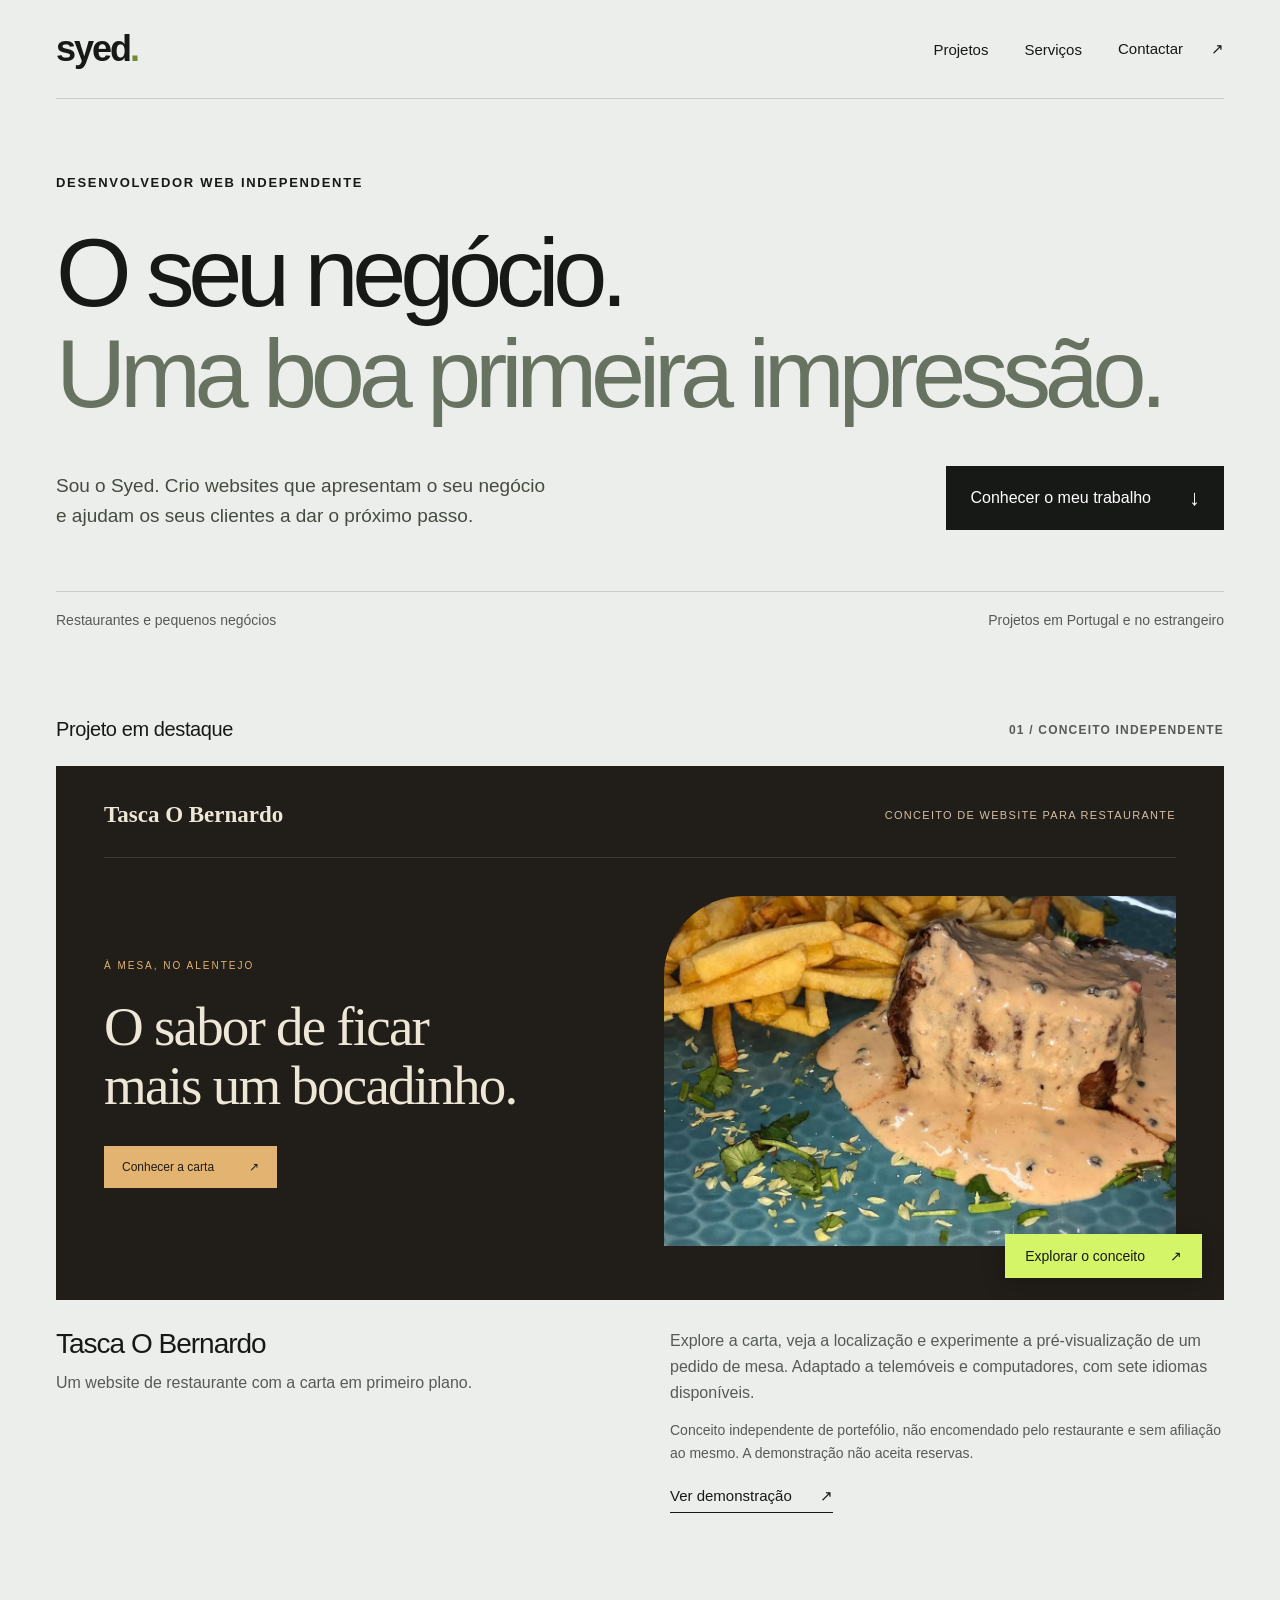
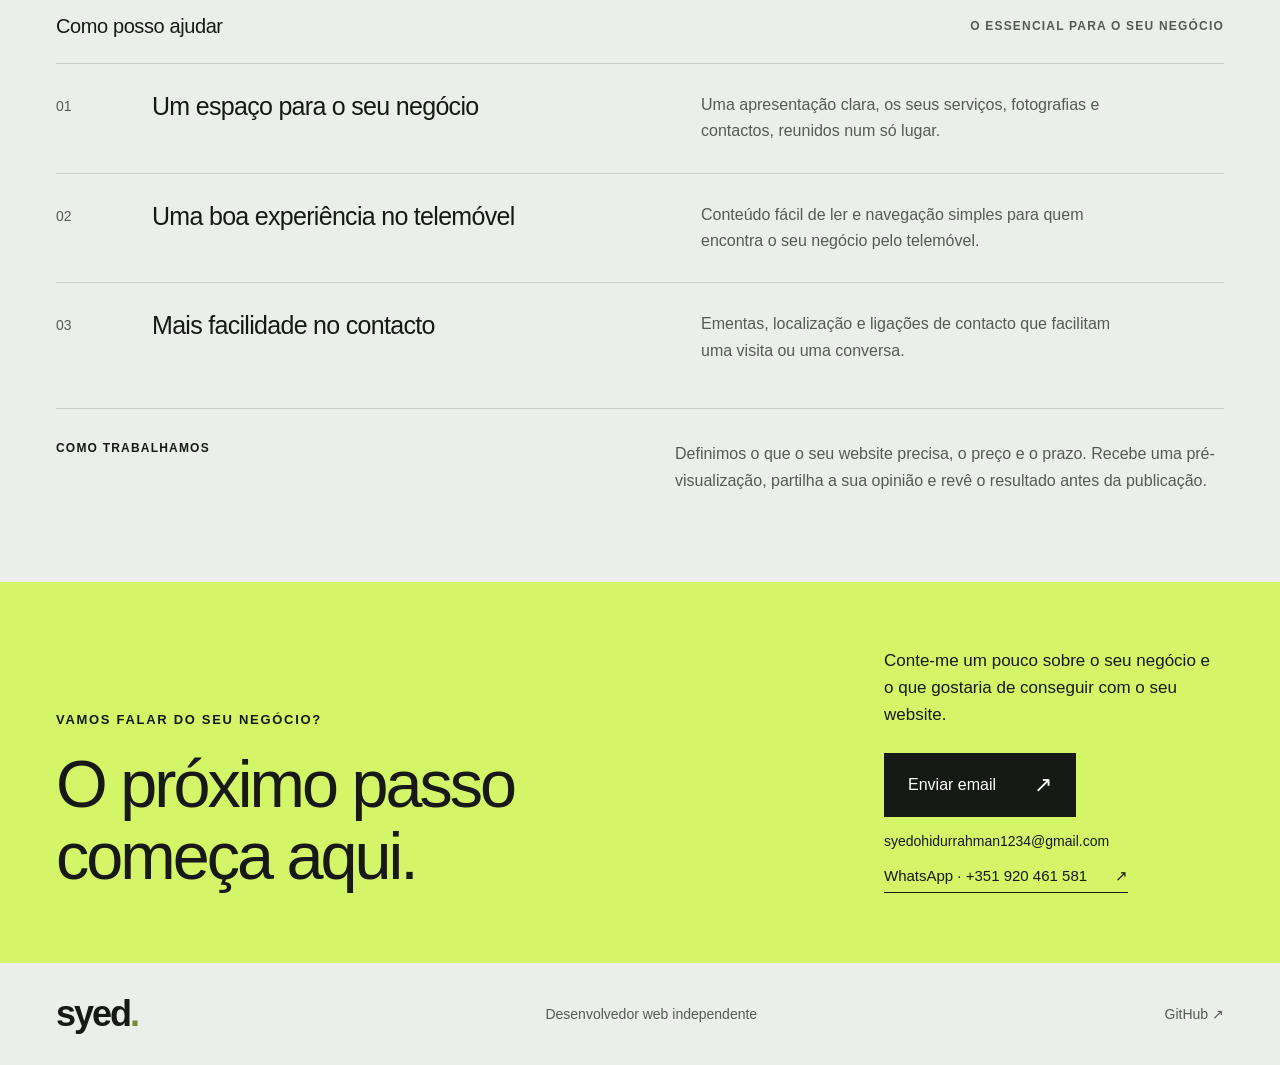
<file: index.html>
<!doctype html>
<html lang="pt-PT">
<head>
  <meta charset="utf-8"><meta name="viewport" content="width=device-width,initial-scale=1">
  <title>Syed — Websites para pequenos negócios</title>
  <meta name="description" content="Sou o Syed. Crio websites claros e adaptados ao telemóvel para restaurantes e pequenos negócios. Conheça o meu trabalho e fale comigo.">
  <meta name="theme-color" content="#eceeeb">
  <link rel="icon" type="image/svg+xml" href="data:image/svg+xml,%3Csvg xmlns='http://www.w3.org/2000/svg' viewBox='0 0 32 32'%3E%3Crect width='32' height='32' rx='7' fill='%23171917'/%3E%3Ctext x='9' y='24' font-family='Arial' font-size='24' font-weight='bold' fill='%23d4f568'%3Es%3C/text%3E%3C/svg%3E">
  <link rel="stylesheet" href="style.css">
</head>
<body>
  <a class="skip" href="#main">Saltar para o conteúdo</a>
  <header class="header wrap">
    <a class="wordmark" href="#" aria-label="Syed — início">syed<span>.</span></a>
    <nav aria-label="Navegação principal"><a href="#work">Projetos</a><a href="#services">Serviços</a><a class="contact-link" href="#contact">Contactar <span aria-hidden="true">↗</span></a></nav>
  </header>
  <main id="main">
    <section class="hero wrap" aria-labelledby="intro-title">
      <p class="eyebrow">DESENVOLVEDOR WEB INDEPENDENTE</p>
      <h1 id="intro-title">O seu negócio.<br><span>Uma boa primeira<br class="mobile-break"> impressão.</span></h1>
      <div class="hero-bottom"><p>Sou o Syed. Crio websites que apresentam o seu negócio e ajudam os seus clientes a dar o próximo passo.</p><a class="button" href="#work">Conhecer o meu trabalho <span aria-hidden="true">↓</span></a></div>
      <div class="hero-meta"><span>Restaurantes e pequenos negócios</span><span>Projetos em Portugal e no estrangeiro</span></div>
    </section>
    <section class="work wrap" id="work" aria-labelledby="work-title">
      <div class="section-label"><h2 id="work-title">Projeto em destaque</h2><span>01 / CONCEITO INDEPENDENTE</span></div>
      <a class="project-visual" href="work/tasca/" aria-label="Explorar a demonstração independente da Tasca O Bernardo">
        <div class="preview-top"><span>Tasca O Bernardo</span><span>CONCEITO DE WEBSITE PARA RESTAURANTE</span></div>
        <div class="preview-content"><div><span class="preview-kicker">À MESA, NO ALENTEJO</span><p>O sabor de ficar<br>mais um bocadinho.</p><span class="preview-button">Conhecer a carta <span aria-hidden="true">↗</span></span></div><img src="work/tasca/assets/images/1778665262827.publer.com.jpg" alt="Prato de carne com molho e batatas fritas, apresentado no conceito da Tasca" width="1080" height="1080" fetchpriority="high"></div>
        <div class="project-overlay"><span>Explorar o conceito</span><span aria-hidden="true">↗</span></div>
      </a>
      <div class="project-details"><div><h3>Tasca O Bernardo</h3><p>Um website de restaurante com a carta em primeiro plano.</p></div><div class="project-description"><p>Explore a carta, veja a localização e experimente a pré-visualização de um pedido de mesa. Adaptado a telemóveis e computadores, com sete idiomas disponíveis.</p><p class="project-disclosure">Conceito independente de portefólio, não encomendado pelo restaurante e sem afiliação ao mesmo. A demonstração não aceita reservas.</p><a class="text-link" href="work/tasca/">Ver demonstração <span aria-hidden="true">↗</span></a></div></div>
    </section>
    <section class="services wrap" id="services" aria-labelledby="services-title">
      <div class="section-label"><h2 id="services-title">Como posso ajudar</h2><span>O ESSENCIAL PARA O SEU NEGÓCIO</span></div>
      <div class="service-row"><span class="number">01</span><h3>Um espaço para o seu negócio</h3><p>Uma apresentação clara, os seus serviços, fotografias e contactos, reunidos num só lugar.</p></div>
      <div class="service-row"><span class="number">02</span><h3>Uma boa experiência no telemóvel</h3><p>Conteúdo fácil de ler e navegação simples para quem encontra o seu negócio pelo telemóvel.</p></div>
      <div class="service-row"><span class="number">03</span><h3>Mais facilidade no contacto</h3><p>Ementas, localização e ligações de contacto que facilitam uma visita ou uma conversa.</p></div>
      <div class="working-note"><span>COMO TRABALHAMOS</span><p>Definimos o que o seu website precisa, o preço e o prazo. Recebe uma pré-visualização, partilha a sua opinião e revê o resultado antes da publicação.</p></div>
    </section>
    <section class="contact" id="contact" aria-labelledby="contact-title"><div class="wrap contact-inner"><div><p class="eyebrow">VAMOS FALAR DO SEU NEGÓCIO?</p><h2 id="contact-title">O próximo passo<br>começa aqui.</h2></div><div class="contact-aside"><p>Conte-me um pouco sobre o seu negócio e o que gostaria de conseguir com o seu website.</p><a class="button" href="mailto:syedohidurrahman1234@gmail.com">Enviar email <span aria-hidden="true">↗</span></a><a class="contact-email" href="mailto:syedohidurrahman1234@gmail.com">syedohidurrahman1234@gmail.com</a><a class="text-link" href="https://wa.me/351920461581" target="_blank" rel="noopener noreferrer">WhatsApp · +351 920 461 581 <span aria-hidden="true">↗</span></a></div></div></section>
  </main>
  <footer class="footer wrap"><a class="wordmark" href="#" aria-label="Voltar ao início">syed<span>.</span></a><p>Desenvolvedor web independente</p><a href="https://github.com/syedOhi" target="_blank" rel="noopener noreferrer">GitHub <span aria-hidden="true">↗</span></a></footer>
</body>
</html>
</file>
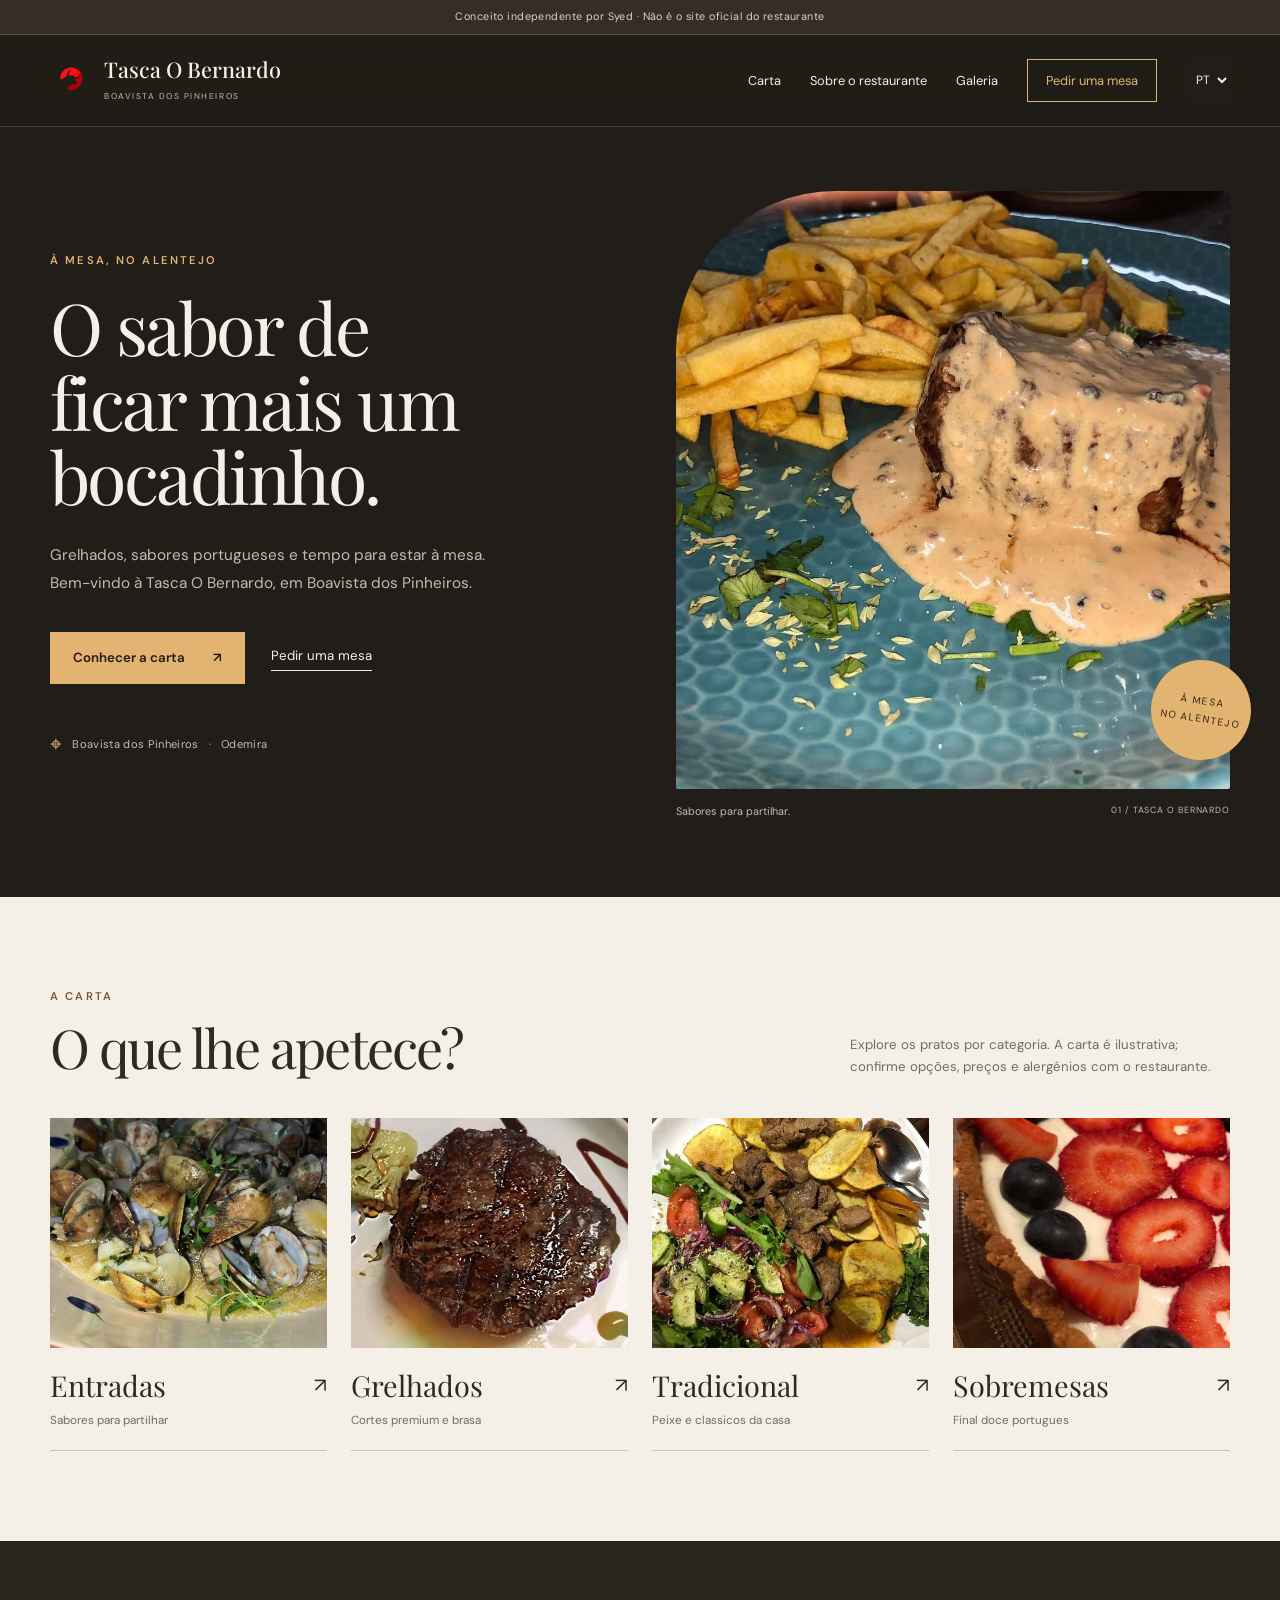
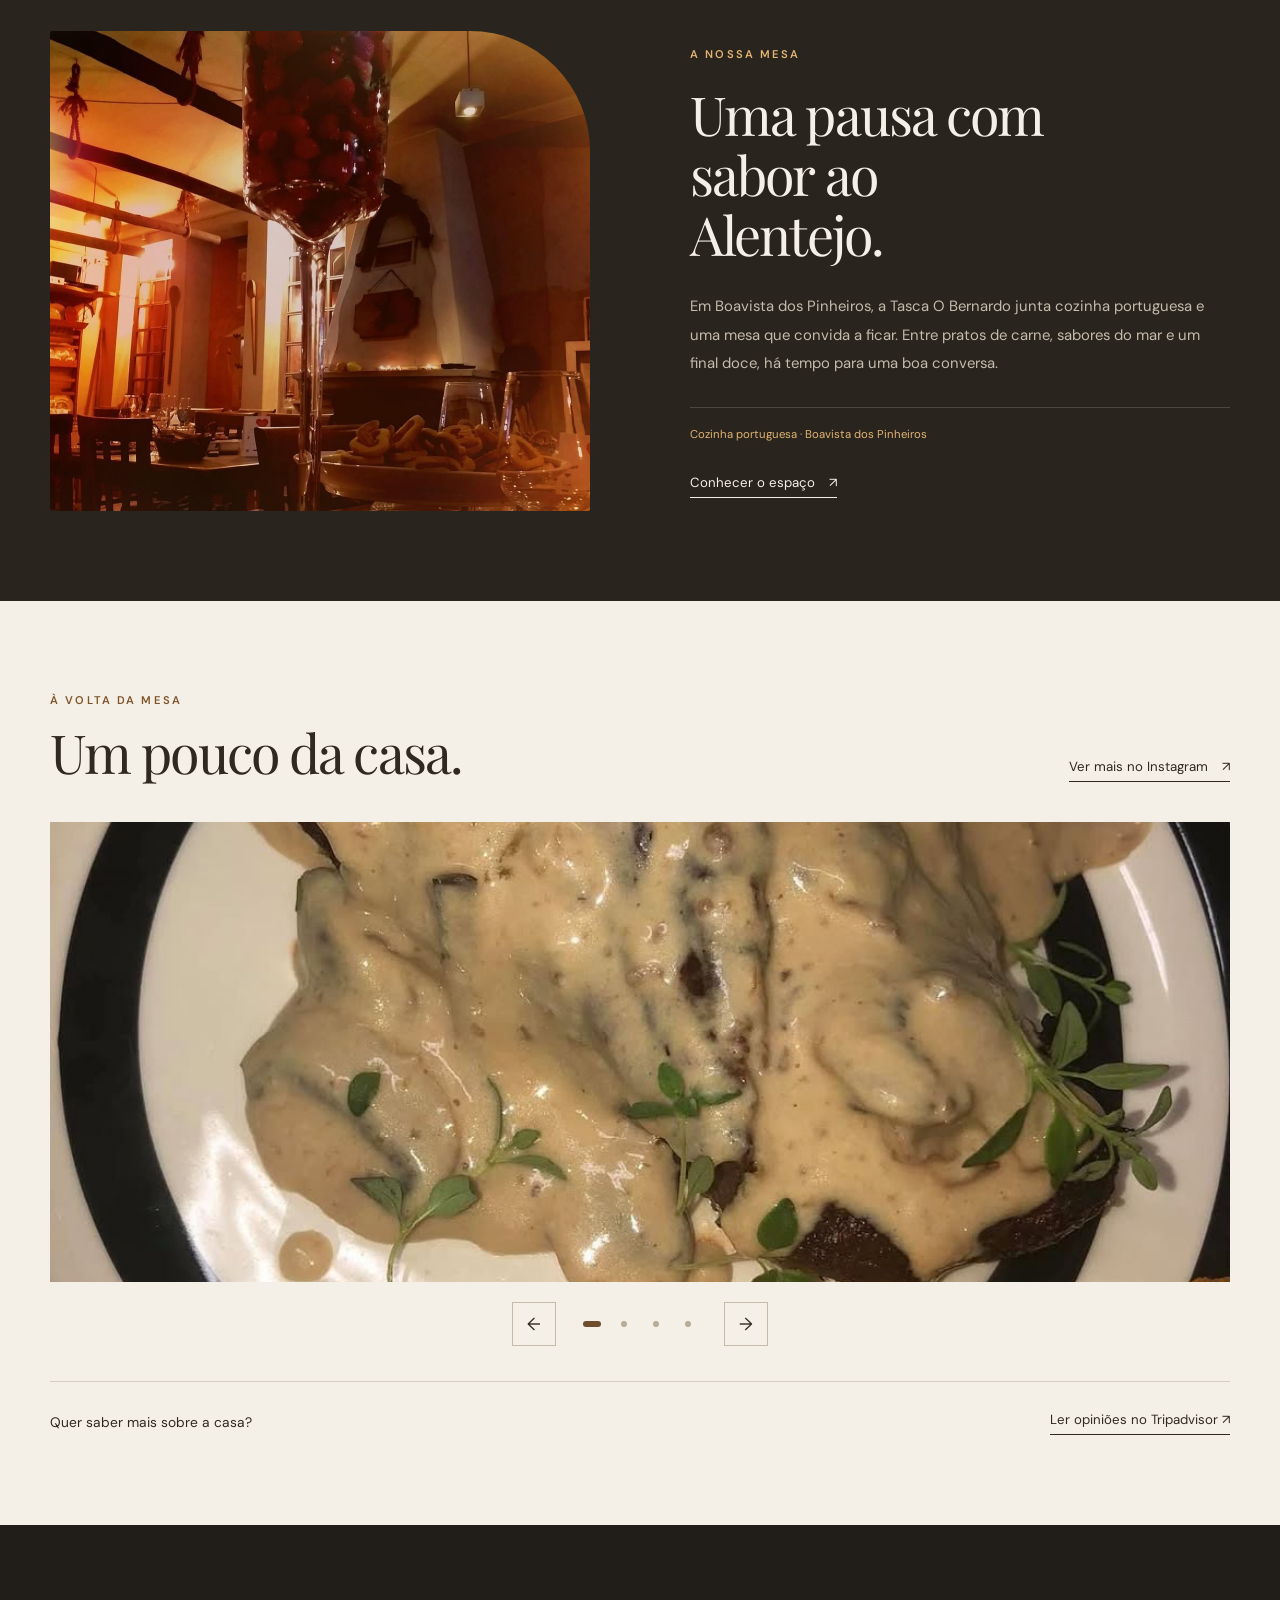
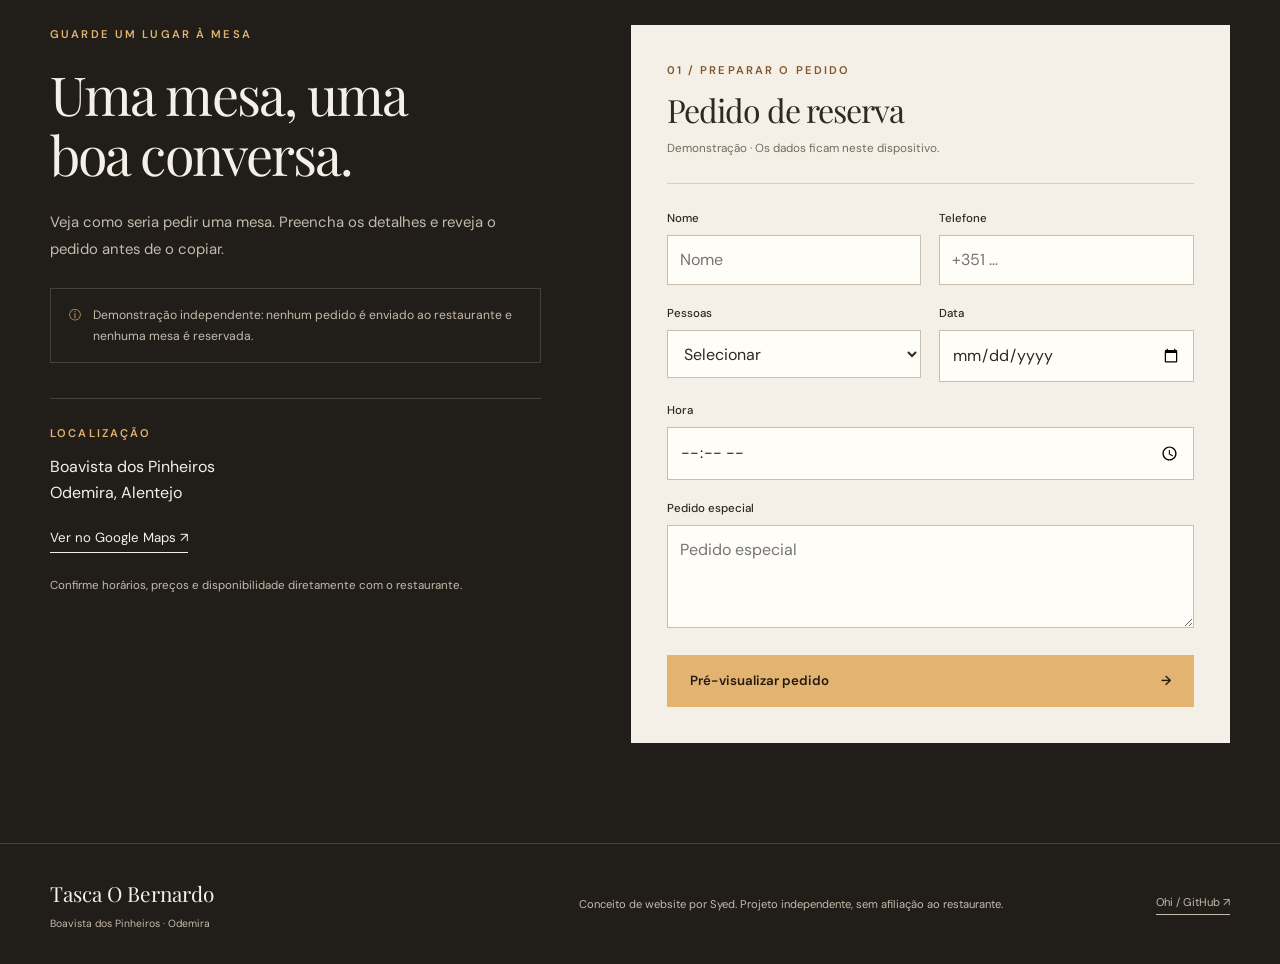
<file: work/tasca/index.html>
<!DOCTYPE html>
<html lang="pt-PT">
<head>
    <meta charset="UTF-8">
    <meta name="viewport" content="width=device-width, initial-scale=1.0">
    <title>Tasca O Bernardo — conceito por Syed</title>
    <meta id="meta-description" name="description" content="Conceito de website para a Tasca O Bernardo, em Boavista dos Pinheiros. Projeto independente de portefólio por Syed.">
    <meta name="robots" content="noindex, nofollow">
    <meta name="theme-color" content="#211d18">
    <link rel="icon" href="assets/images/tasca do bernardo logo.png">
    <link rel="preconnect" href="https://fonts.googleapis.com">
    <link rel="preconnect" href="https://fonts.gstatic.com" crossorigin>
    <link href="https://fonts.googleapis.com/css2?family=DM+Sans:wght@400;500;600;700&family=Playfair+Display:wght@400;500;600&display=swap" rel="stylesheet">
    <link rel="stylesheet" href="style.css">
</head>
<body>
    <a href="#main-content" class="skip-link">Saltar para o conteúdo</a>
    <div class="demo-banner"><span data-text="demoBanner">Conceito independente por Syed · Não é o site oficial do restaurante</span></div>
    <div class="site-shell">
        <nav class="navbar" aria-label="Navegação principal">
            <div class="container nav-container">
                <a href="#home" class="brand-mark">
                    <img src="assets/images/tasca do bernardo logo.png" alt="" width="42" height="42">
                    <span><strong>Tasca O Bernardo</strong><small>BOAVISTA DOS PINHEIROS</small></span>
                </a>
                <div class="nav-actions">
                    <label class="language-switcher"><span class="sr-only" data-text="languageLabel">Selecionar idioma</span>
                        <select id="language-select" aria-label="Selecionar idioma">
                            <option value="pt">PT</option><option value="en">EN</option><option value="es">ES</option>
                            <option value="fr">FR</option><option value="de">DE</option><option value="it">IT</option><option value="nl">NL</option>
                        </select>
                    </label>
                    <button class="hamburger" type="button" aria-label="Abrir menu" aria-expanded="false" aria-controls="primary-navigation">
                        <span>Menu</span><span aria-hidden="true">☰</span>
                    </button>
                </div>
                <ul class="nav-links" id="primary-navigation">
                    <li><a href="#menu-experience" data-text="navMenu">A carta</a></li>
                    <li><a href="#about" data-text="navStory">A nossa mesa</a></li>
                    <li><a href="#gallery" data-text="navGallery">Galeria</a></li>
                    <li><a href="#contact" data-text="navBook">Pedir uma mesa</a></li>
                </ul>
            </div>
        </nav>
        <div class="nav-backdrop" aria-hidden="true"></div>
        <main id="main-content">
            <header id="home" class="hero">
                <div class="container hero-grid">
                    <div class="hero-content">
                        <p class="eyebrow" data-text="heroKicker">À MESA, NO ALENTEJO</p>
                        <h1 data-text="heroTitle">O sabor de ficar mais um bocadinho.</h1>
                        <p class="hero-subtitle" data-text="heroSubtitle">Grelhados, sabores portugueses e tempo para estar à mesa. Bem-vindo à Tasca O Bernardo, em Boavista dos Pinheiros.</p>
                        <div class="hero-buttons">
                            <a href="#menu-experience" class="btn btn-primary"><span data-text="heroPrimary">Conhecer a carta</span><span aria-hidden="true">↗</span></a>
                            <a href="#contact" class="text-link" data-text="heroSecondary">Pedir uma mesa</a>
                        </div>
                        <div class="hero-location"><span class="location-mark" aria-hidden="true">⌖</span>Boavista dos Pinheiros <span aria-hidden="true">·</span> Odemira</div>
                    </div>
                    <figure class="hero-photo">
                        <img src="assets/images/1778665262827.publer.com.jpg" alt="Carne com molho e batatas fritas" data-text-alt="heroAlt" width="1080" height="1080" fetchpriority="high">
                        <figcaption><span data-text="photoCaption">Sabores para partilhar.</span><span aria-hidden="true">01 / TASCA O BERNARDO</span></figcaption>
                        <span class="photo-stamp" aria-hidden="true">À MESA<br>NO ALENTEJO</span>
                    </figure>
                </div>
            </header>

            <section id="menu-experience" class="section section-menu">
                <div class="container">
                    <div class="section-head">
                        <div><p class="eyebrow" data-text="menuTag">A CARTA</p><h2 data-text="menuTitle">O que lhe apetece?</h2></div>
                        <p class="section-intro" data-text="menuIntro">Explore os pratos por categoria. A carta apresentada é ilustrativa; confirme opções, preços e alergénios com o restaurante.</p>
                    </div>
                    <div class="menu-buttons">
                        <button class="menu-button" type="button" data-category="entradas"><img src="assets/images/1778665429671.publer.com.jpg" alt="" width="1080" height="1080" loading="lazy"><span>Entradas</span><small data-text="menuButtonStarters">Para começar e partilhar</small><b aria-hidden="true">↗</b></button>
                        <button class="menu-button" type="button" data-category="grelhados"><img src="assets/images/1778665372083.publer.com.jpg" alt="" width="1080" height="1346" loading="lazy"><span>Grelhados</span><small data-text="menuButtonGrilled">Da grelha para a mesa</small><b aria-hidden="true">↗</b></button>
                        <button class="menu-button" type="button" data-category="tradicional"><img src="assets/images/1778665391023.publer.com.jpg" alt="" width="899" height="1123" loading="lazy"><span>Tradicional</span><small data-text="menuButtonTraditional">Sabores portugueses</small><b aria-hidden="true">↗</b></button>
                        <button class="menu-button" type="button" data-category="sobremesas"><img src="assets/images/1778665323374.publer.com.jpg" alt="" width="1080" height="1080" loading="lazy"><span>Sobremesas</span><small data-text="menuButtonDesserts">Ainda há lugar para um doce</small><b aria-hidden="true">↗</b></button>
                    </div>
                    <noscript><p class="menu-note">Ative o JavaScript para explorar a carta e a demonstração de reserva. / Enable JavaScript to explore the menu and reservation demo.</p></noscript>
                </div>
            </section>

            <section id="about" class="section section-story">
                <div class="container story-grid">
                    <figure class="story-visual"><img src="assets/images/1778665510989.publer.com.jpg" alt="Sala do restaurante com uma mesa posta" data-text-alt="storyAlt" width="1080" height="1080" loading="lazy"></figure>
                    <div class="story-copy">
                        <p class="eyebrow" data-text="storyTag">A NOSSA MESA</p>
                        <h2 data-text="storyTitle">Uma pausa com sabor ao Alentejo.</h2>
                        <p data-text="storyBody">Em Boavista dos Pinheiros, a Tasca O Bernardo junta cozinha portuguesa e uma mesa que convida a ficar. Entre pratos de carne, sabores do mar e um final doce, há tempo para uma boa conversa.</p>
                        <div class="story-details"><span data-text="storyDetail">Cozinha portuguesa · Boavista dos Pinheiros</span></div>
                        <a href="#gallery" class="text-link"><span data-text="storyLink">Conhecer o espaço</span><span aria-hidden="true">↗</span></a>
                    </div>
                </div>
            </section>

            <section id="gallery" class="section section-gallery">
                <div class="container">
                    <div class="section-head">
                        <div><p class="eyebrow" data-text="galleryTag">À VOLTA DA MESA</p><h2 data-text="galleryTitle">Um pouco da casa.</h2></div>
                        <a href="https://www.instagram.com/tascadobernardo/" class="text-link" target="_blank" rel="noreferrer"><span data-text="galleryLink">Ver no Instagram</span><span aria-hidden="true">↗</span></a>
                    </div>
                    <div class="gallery-slider" id="gallery-slider" aria-label="Galeria de fotos" tabindex="0">
                        <div class="gallery-track">
                            <figure class="gallery-slide is-active"><img src="assets/images/1778665371092.publer.com.jpg" alt="Carne com molho" width="1080" height="1080" loading="lazy"></figure>
                            <figure class="gallery-slide"><img src="assets/images/1778665429671.publer.com.jpg" alt="Amêijoas" width="1080" height="1080" loading="lazy"></figure>
                            <figure class="gallery-slide"><img src="assets/images/1778665323374.publer.com.jpg" alt="Sobremesa de frutos vermelhos" width="1080" height="1080" loading="lazy"></figure>
                            <figure class="gallery-slide"><img src="assets/images/1778665510989.publer.com.jpg" alt="Sala do restaurante" width="1080" height="1080" loading="lazy"></figure>
                        </div>
                        <div class="gallery-controls">
                            <button type="button" class="gallery-control" data-direction="prev" aria-label="Fotografia anterior">←</button>
                            <div class="gallery-dots" id="gallery-dots" aria-label="Selecionar fotografia"></div>
                            <button type="button" class="gallery-control" data-direction="next" aria-label="Fotografia seguinte">→</button>
                        </div>
                    </div>
                    <div class="gallery-review-link" id="reviews"><p data-text="reviewsPrompt">Quer saber mais sobre a casa?</p><a href="https://www.tripadvisor.com/Restaurant_Review-g1190866-d4697291-Reviews-Tasca_O_Bernardo-Odemira_Beja_District_Alentejo.html" target="_blank" rel="noreferrer" class="text-link" data-text="reviewsPrimaryButton">Ler opiniões no Tripadvisor ↗</a></div>
                </div>
            </section>

            <section id="contact" class="section section-contact">
                <div class="container contact-grid">
                    <div class="contact-panel">
                        <p class="eyebrow" data-text="contactTag">GUARDE UM LUGAR À MESA</p>
                        <h2 data-text="contactTitle">Uma mesa, uma boa conversa.</h2>
                        <p class="contact-intro" data-text="contactIntro">Veja como seria pedir uma mesa. Preencha os detalhes e reveja o pedido antes de o copiar.</p>
                        <div class="demo-note"><span aria-hidden="true">ⓘ</span><p data-text="demoNotice">Esta é uma demonstração independente. Nenhum pedido é enviado ao restaurante e nenhuma mesa é reservada.</p></div>
                        <div class="contact-details"><span class="eyebrow" data-text="locationLabel">LOCALIZAÇÃO</span><p>Boavista dos Pinheiros<br>Odemira, Alentejo</p><a class="text-link" target="_blank" rel="noreferrer" href="https://www.google.com/maps/search/?api=1&query=Tasca+O+Bernardo+Boavista+dos+Pinheiros" data-text="mapLink">Ver localização no Google Maps ↗</a></div>
                        <p class="small-note" data-text="businessNote">Horários, preços e disponibilidade devem ser confirmados diretamente com o restaurante.</p>
                    </div>
                    <div class="reservation-panel">
                        <form id="reservation-form" novalidate>
                            <div class="form-head"><span class="eyebrow" data-text="formStep">01 / PREPARAR O PEDIDO</span><h3 data-text="formTitle">Pedido de mesa</h3><p data-text="formSubtitle">Demonstração · Os dados ficam neste dispositivo.</p></div>
                            <div class="form-row">
                                <div class="form-group"><label for="name" data-text="formName">Nome</label><input id="name" name="name" type="text" placeholder="O seu nome" autocomplete="name" maxlength="100" required></div>
                                <div class="form-group"><label for="phone" data-text="formPhone">Telefone</label><input id="phone" name="phone" type="tel" placeholder="+351…" autocomplete="tel" inputmode="tel" maxlength="30" required></div>
                            </div>
                            <div class="form-row">
                                <div class="form-group"><label for="guests" data-text="formGuests">Pessoas</label><select id="guests" name="guests" required><option value="">Selecionar</option><option value="1">1</option><option value="2">2</option><option value="3">3</option><option value="4">4</option><option value="5">5</option><option value="6">6</option><option value="7">7</option><option value="8+">8+</option></select></div>
                                <div class="form-group"><label for="date" data-text="formDate">Data</label><input id="date" name="date" type="date" required></div>
                            </div>
                            <div class="form-group"><label for="time" data-text="formTime">Hora pretendida</label><input id="time" name="time" type="time" required></div>
                            <div class="form-group"><label for="message" data-text="formMessage">Pedido especial (opcional)</label><textarea id="message" name="message" rows="3" maxlength="1000" placeholder="Algo que gostasse de acrescentar?"></textarea></div>
                            <button type="submit" class="btn btn-primary btn-block"><span data-text="formSubmit">Pré-visualizar pedido</span><span aria-hidden="true">→</span></button>
                            <p id="form-message" class="form-message" role="status" aria-live="polite"></p>
                            <div id="reservation-summary" class="reservation-summary" tabindex="-1" hidden></div>
                            <div id="reservation-actions" class="reservation-actions" hidden><button id="reservation-copy" type="button" class="btn btn-secondary" data-text="formCopy">Copiar demonstração</button></div>
                        </form>
                    </div>
                </div>
            </section>
        </main>
        <footer class="footer">
            <div class="container footer-content"><div class="footer-brand"><strong>Tasca O Bernardo</strong><p>Boavista dos Pinheiros · Odemira</p></div><p data-text="footerCredit">Conceito de website por Ohi. Projeto independente, sem afiliação ao restaurante.</p><a href="https://github.com/syedOhi" target="_blank" rel="noreferrer" class="text-link">Ohi / GitHub ↗</a></div>
        </footer>
    </div>
    <div class="menu-modal" id="menu-modal" hidden>
        <div class="menu-modal-backdrop" data-close-modal></div>
        <div class="menu-modal-panel" role="dialog" aria-modal="true" aria-labelledby="menu-modal-title" tabindex="-1">
            <button class="menu-modal-close" type="button" aria-label="Fechar carta" data-close-modal>×</button>
            <div class="menu-modal-media" id="menu-modal-media"></div>
            <div class="menu-modal-body">
                <div class="menu-modal-header"><span class="eyebrow" id="menu-modal-tag">CARTA ILUSTRATIVA</span><h3 id="menu-modal-title">Categoria</h3><p id="menu-modal-description"></p><div id="menu-modal-meta"></div></div>
                <p class="menu-note" data-text="menuNotice">Pratos ilustrativos. Confirme a carta, preços e alergénios com o restaurante.</p>
                <div id="menu-modal-groups"></div>
            </div>
        </div>
    </div>
    <nav class="mobile-action-bar" aria-label="Atalhos"><a href="#menu-experience" data-text="mobileMap">A carta</a><a href="#contact" data-text="mobileReserve">Pedir uma mesa</a></nav>
    <script src="content.js"></script>
    <script src="script.js"></script>
</body>
</html>
</file>
<file: style.css>
:root{font-family:Arial,Helvetica,sans-serif;color:#171917;background:#eceeeb;font-synthesis:none;--ink:#171917;--muted:#555b54;--line:#c9cec6;--accent:#d4f568}
*{box-sizing:border-box}html{scroll-behavior:smooth;scroll-padding-top:24px}body{margin:0}a{color:inherit;text-decoration:none}button,a{-webkit-tap-highlight-color:transparent}a:focus-visible{outline:3px solid #4c6700;outline-offset:6px}p,h1,h2,h3{margin:0}img{display:block;max-width:100%}.wrap{width:min(1280px,calc(100% - 112px));margin-inline:auto}.skip{position:absolute;top:-100px;left:16px;background:var(--ink);color:white;padding:12px;z-index:10}.skip:focus{top:16px}.header{display:flex;align-items:center;justify-content:space-between;padding-block:28px;border-bottom:1px solid var(--line)}.wordmark{font-size:36px;font-weight:800;letter-spacing:-2px}.wordmark span{color:#748a35}.header nav{display:flex;align-items:center;gap:36px;font-size:15px}.header nav a:hover,.text-link:hover{text-decoration:underline;text-underline-offset:5px}.contact-link{display:flex;gap:28px}.hero{padding-top:76px}.eyebrow{font-size:13px;font-weight:700;letter-spacing:1.7px}.hero h1{font-size:clamp(52px,7.6vw,112px);line-height:1.04;letter-spacing:-.065em;font-weight:500;margin-top:32px}.hero h1>span{color:#687260}.mobile-break{display:none}.hero-bottom{display:flex;justify-content:space-between;gap:36px;align-items:end;margin-top:42px}.hero-bottom p{font-size:19px;line-height:1.55;max-width:490px;color:#444b40}.button{display:inline-flex;align-items:center;justify-content:space-between;gap:38px;background:var(--ink);color:#fff;padding:19px 24px;font-size:16px;min-height:58px;transition:background .15s}.button:hover{background:#3c4731}.button span{font-size:22px}.hero-meta{display:flex;justify-content:space-between;gap:16px;border-top:1px solid var(--line);padding-top:20px;margin-top:61px;font-size:14px;color:var(--muted)}.work{padding-top:90px}.section-label{display:flex;align-items:center;justify-content:space-between;gap:20px;margin-bottom:25px}.section-label h2{font-size:20px;font-weight:500;letter-spacing:-.4px}.section-label>span{font-size:12px;font-weight:600;letter-spacing:1.2px;color:var(--muted)}.project-visual{display:block;position:relative;background:#211d18;color:#eee7d7;padding:36px 48px 54px;overflow:hidden}.preview-top{display:flex;justify-content:space-between;align-items:center;gap:20px;padding-bottom:29px;border-bottom:1px solid #ffffff20}.preview-top>span:first-child{font:600 23px Georgia,serif}.preview-top>span:last-child{font-size:11px;letter-spacing:1.3px;color:#d2c1a7}.preview-content{display:grid;grid-template-columns:1fr 1fr;align-items:center;gap:48px;padding-top:38px}.preview-kicker{font-size:10px;letter-spacing:2px;color:#e2b371}.preview-content p{font:clamp(30px,4.3vw,66px)/1.08 Georgia,serif;margin:24px 0 30px;letter-spacing:-1.8px}.preview-button{font-size:12px;display:inline-flex;gap:35px;padding:14px 18px;background:#e2b371;color:#211d18}.preview-content img{width:100%;height:350px;object-fit:cover;border-top-left-radius:80px}.project-overlay{position:absolute;bottom:22px;right:22px;display:flex;gap:25px;align-items:center;padding:14px 20px;background:var(--accent);color:var(--ink);font-size:14px;box-shadow:0 4px 24px #0003;transition:transform .2s}.project-visual:hover .project-overlay{transform:translateY(-4px)}.project-details{display:grid;grid-template-columns:1fr 1fr;gap:60px;padding-top:28px}.project-details h3{font-size:28px;font-weight:500;letter-spacing:-1px;margin-bottom:10px}.project-details p{font-size:16px;line-height:1.6;color:var(--muted)}.project-description .project-disclosure{font-size:14px;margin-top:14px}.text-link{display:inline-flex;gap:28px;border-bottom:1px solid var(--ink);padding-bottom:7px;margin-top:23px;font-size:15px}.services{padding-block:102px 88px}.service-row{display:grid;grid-template-columns:70px 1fr 1fr;gap:26px;align-items:start;border-top:1px solid var(--line);padding-block:28px}.number{font-size:14px;color:var(--muted);padding-top:6px}.service-row h3{font-size:25px;font-weight:500;letter-spacing:-.7px}.service-row p{font-size:16px;color:var(--muted);line-height:1.65;max-width:430px}.working-note{border-top:1px solid var(--line);display:grid;grid-template-columns:1fr 1fr;gap:70px;padding-top:32px;margin-top:16px}.working-note>span{font-size:12px;letter-spacing:1.2px;font-weight:700}.working-note p{font-size:16px;line-height:1.65;color:var(--muted)}.contact{background:var(--accent);padding-block:65px 70px}.contact-inner{display:flex;justify-content:space-between;align-items:end;gap:60px}.contact h2{font-size:clamp(42px,5.2vw,74px);font-weight:500;line-height:1.08;letter-spacing:-3px;margin-top:22px}.contact-aside{max-width:290px}.contact-aside p{font-size:17px;line-height:1.6;margin-bottom:24px}.footer{display:flex;align-items:center;justify-content:space-between;gap:22px;padding-block:30px}.footer p,.footer>a:last-child{font-size:14px;color:var(--muted)}
.contact-aside{max-width:340px}.contact-email{display:block;font-size:14px;overflow-wrap:anywhere;margin-top:16px}.contact-email:hover{text-decoration:underline}.contact-aside .text-link{margin-top:18px}
@media(min-width:1500px){.hero h1{font-size:112px}}
@media(max-width:1000px){.wrap{width:calc(100% - 64px)}.hero{padding-top:60px}.preview-content{gap:25px}.preview-content img{height:300px}.project-visual{padding:28px 32px 50px}.service-row{grid-template-columns:35px 1fr 1fr;gap:20px}.service-row h3{font-size:23px}.contact-inner{gap:32px}}
@media(max-width:650px){.wrap{width:calc(100% - 40px)}.header{padding-block:20px}.wordmark{font-size:31px}.header nav{gap:20px;font-size:14px}.contact-link{gap:8px}.hero{padding-top:48px}.eyebrow{font-size:12px;letter-spacing:1.4px}.hero h1{font-size:clamp(43px,9.5vw,61px);margin-top:25px;letter-spacing:-.06em;line-height:1.09}.mobile-break{display:block}.hero-bottom{display:block;margin-top:27px}.hero-bottom p{font-size:17px;max-width:400px}.hero-bottom .button{margin-top:27px}.hero-meta{margin-top:36px;flex-direction:column;gap:9px;font-size:13px}.work{padding-top:58px}.section-label{align-items:start}.section-label h2{font-size:18px}.section-label>span{font-size:11px;text-align:right;max-width:135px;line-height:1.6}.project-visual{padding:21px 22px 60px}.preview-top>span:first-child{font-size:19px}.preview-top>span:last-child{display:none}.preview-top{padding-bottom:19px}.preview-content{grid-template-columns:1fr;padding-top:24px;gap:24px}.preview-kicker{font-size:10px}.preview-content p{font-size:37px;line-height:1.07;margin:18px 0}.preview-button{display:none}.preview-content img{height:245px;border-top-left-radius:60px}.project-overlay{right:14px;bottom:14px}.project-details{grid-template-columns:1fr;gap:18px;padding-top:24px}.project-details h3{font-size:25px}.project-details p{font-size:16px}.services{padding-block:63px 52px}.service-row{grid-template-columns:25px 1fr;gap:12px 16px;padding-block:24px}.service-row p{grid-column:2}.service-row h3{font-size:23px}.working-note{grid-template-columns:1fr;gap:14px;padding-top:26px;margin-top:5px}.contact{padding-block:46px}.contact-inner{display:block}.contact h2{font-size:49px;letter-spacing:-2.5px}.contact-aside{margin-top:29px;max-width:none}.contact-aside p{font-size:16px;max-width:300px}.footer{flex-wrap:wrap;gap:18px}.footer p{order:3;width:100%;font-size:13px}.footer .wordmark{font-size:31px}}
@media(max-width:360px){.wrap{width:calc(100% - 32px)}.header nav{gap:13px;font-size:13px}.contact-link span{display:none}.hero h1{font-size:40px}.contact h2{font-size:43px}.preview-content p{font-size:32px}}
@media(prefers-reduced-motion:reduce){html{scroll-behavior:auto}*{transition:none!important}}
</file>
<file: work/tasca/style.css>
:root {
    --bg: #211d18; --paper: #f5f0e7; --text: #f5f0e7; --muted: #c5bbad;
    --ink: #30291f; --accent: #e2b371; --line: rgba(244,238,227,.17);
    --font-body: "DM Sans", sans-serif; --font-display: "Playfair Display", Georgia, serif;
}
* {box-sizing:border-box;margin:0;padding:0}
html {scroll-behavior:smooth;scroll-padding-top:110px;font-size:16px}
body {background:var(--bg);color:var(--text);font-family:var(--font-body);line-height:1.65}
body.menu-open,body.modal-open {overflow:hidden}
[hidden] {display:none!important}
a {color:inherit;text-decoration:none}
img {display:block;max-width:100%;object-fit:cover}
button,input,select,textarea {font:inherit}
button,a,input,select,textarea {-webkit-tap-highlight-color:transparent}
button {cursor:pointer}
button:disabled {cursor:default}
a:focus-visible,button:focus-visible,input:focus-visible,select:focus-visible,textarea:focus-visible,[tabindex]:focus-visible {outline:3px solid #ca823d;outline-offset:5px}
ul {list-style:none}
.container {width:min(1180px,calc(100% - 96px));margin-inline:auto}
.eyebrow {font-size:.7rem;font-weight:600;letter-spacing:.19em;text-transform:uppercase;color:var(--accent);margin-bottom:20px}
h1,h2,h3,h4 {font-family:var(--font-display);font-weight:400;line-height:1.12;letter-spacing:-.035em}
h2 {font-size:clamp(2.2rem,4.2vw,3.8rem)}
h3 {font-size:2rem}
p {text-wrap:pretty}
.sr-only,.skip-link:not(:focus) {position:absolute;width:1px;height:1px;padding:0;margin:-1px;overflow:hidden;clip:rect(0,0,0,0);white-space:nowrap}
.skip-link:focus {position:fixed;top:8px;left:8px;background:var(--paper);color:var(--ink);padding:10px;z-index:200}
.demo-banner {text-align:center;padding:8px 20px;background:#342e25;color:#ded2bf;font-size:.67rem;letter-spacing:.04em;border-bottom:1px solid var(--line)}
.navbar {position:sticky;top:0;z-index:40;background:rgba(33,29,24,.97);border-bottom:1px solid var(--line);backdrop-filter:blur(12px)}
.nav-container {display:flex;align-items:center;gap:32px;min-height:91px}
.brand-mark {display:flex;align-items:center;gap:12px;flex-shrink:0}
.brand-mark img {object-fit:contain}
.brand-mark strong {display:block;font-family:var(--font-display);font-size:1.35rem;font-weight:500;line-height:1.2}
.brand-mark small {display:block;font-size:.53rem;letter-spacing:.18em;color:var(--muted);margin-top:7px}
.nav-actions {display:flex;align-items:center;gap:14px;order:3}
.language-switcher select {color:var(--text);background:var(--bg);border:0;padding:10px 3px;font-size:.75rem;cursor:pointer;min-height:44px}
.nav-links {display:flex;align-items:center;gap:29px;margin-left:auto;font-size:.8rem}
.nav-links a {display:block;padding:10px 0}
.nav-links li:last-child a {border:1px solid var(--accent);padding:10px 18px;color:var(--accent)}
.nav-links a:hover,.text-link:hover {color:var(--accent)}
.hamburger {display:none;border:1px solid var(--line);background:transparent;color:var(--text);padding:8px 12px;gap:10px;min-height:44px}
.nav-backdrop {display:none}
.hero {padding:64px 0 76px}
.hero-grid {display:grid;grid-template-columns:1fr 1fr;gap:72px;align-items:center}
.hero h1 {font-size:clamp(3.2rem,5.6vw,5.6rem);line-height:1.04;max-width:10ch;margin-bottom:28px}
.hero-subtitle {color:var(--muted);font-size:.96rem;max-width:42ch;line-height:1.85}
.hero-buttons {display:flex;align-items:center;gap:26px;flex-wrap:wrap;margin-top:34px}
.btn {display:inline-flex;justify-content:center;align-items:center;gap:28px;min-height:52px;padding:13px 22px;border:1px solid transparent;font-size:.83rem;font-weight:600;transition:background .2s,color .2s}
.btn-primary {background:var(--accent);color:#241c12}
.btn-primary:hover {background:#efc58c}
.btn-secondary {background:transparent;color:inherit;border-color:currentColor}
.btn-secondary:hover {background:rgba(176,129,66,.1)}
.btn-block {width:100%;justify-content:space-between}
.text-link {display:inline-flex;align-items:center;gap:14px;font-size:.83rem;border-bottom:1px solid currentColor;padding-bottom:3px}
.hero-location {display:flex;align-items:center;gap:10px;margin-top:43px;font-size:.7rem;color:var(--muted);letter-spacing:.03em}
.location-mark {color:var(--accent);font-size:1.3rem}
.hero-photo {position:relative;min-width:0}
.hero-photo>img {width:100%;aspect-ratio:1/1.08;height:auto;border-radius:160px 2px 2px 2px}
.hero-photo figcaption {display:flex;justify-content:space-between;gap:15px;margin-top:14px;color:var(--muted);font-size:.68rem}
.hero-photo figcaption span:last-child {font-size:.56rem;letter-spacing:.1em}
.photo-stamp {position:absolute;right:-21px;bottom:61px;background:var(--accent);color:#312318;border-radius:50%;width:100px;height:100px;display:grid;place-content:center;text-align:center;font-size:.62rem;letter-spacing:.13em;line-height:1.8;transform:rotate(9deg)}
.section {padding:90px 0}
.section-head {display:flex;align-items:end;justify-content:space-between;gap:50px;margin-bottom:40px}
.section-head .eyebrow {margin-bottom:12px}
.section-intro {max-width:380px;font-size:.83rem;color:var(--muted)}
.section-menu {background:var(--paper);color:var(--ink)}
.section-menu .eyebrow {color:#805529}
.section-menu .section-intro {color:#766a5b}
.menu-buttons {display:grid;grid-template-columns:repeat(4,minmax(0,1fr));gap:24px}
.menu-button {position:relative;text-align:left;border:0;border-bottom:1px solid #cfc3b0;background:transparent;color:var(--ink);padding-bottom:20px;min-width:0}
.menu-button>img {width:100%;height:230px;margin-bottom:20px;transition:filter .2s}
.menu-button:hover>img {filter:brightness(1.07)}
.menu-button>span {display:block;font-family:var(--font-display);font-size:1.8rem;margin-right:25px;line-height:1.2}
.menu-button small {display:block;margin-top:9px;font-size:.73rem;color:#766a5b}
.menu-button b {position:absolute;right:0;bottom:48px;font-size:1.25rem;font-weight:400}
.section-story {background:#29251e}
.story-grid {display:grid;grid-template-columns:1fr 1fr;align-items:center;gap:100px}
.story-visual img {width:100%;height:480px;border-radius:2px 120px 2px 2px}
.story-copy h2 {max-width:12ch;margin-bottom:28px}
.story-copy>p:not(.eyebrow) {color:var(--muted);font-size:.93rem;line-height:1.9}
.story-details {border-top:1px solid var(--line);margin:30px 0 24px;padding-top:18px;font-size:.71rem;color:var(--accent)}
.section-gallery {background:var(--paper);color:var(--ink)}
.section-gallery .eyebrow {color:#805529}
.gallery-slider {position:relative}
.gallery-track {position:relative;height:460px;background:#dfd6c8;overflow:hidden}
.gallery-slide {position:absolute;inset:0;opacity:0;visibility:hidden;transition:opacity .35s}
.gallery-slide.is-active {opacity:1;visibility:visible}
.gallery-slide img {width:100%;height:100%;object-position:center 56%}
.gallery-controls {display:flex;align-items:center;justify-content:center;gap:22px;margin-top:20px}
.gallery-control {width:44px;height:44px;border:1px solid #c5bba9;background:transparent;color:var(--ink);font-size:1.1rem}
.gallery-dots {display:flex;gap:4px}
.gallery-dot {width:28px;height:36px;background:transparent;border:0;display:grid;place-content:center}
.gallery-dot::after {content:"";display:block;width:6px;height:6px;border-radius:50%;background:#b7ab98}
.gallery-dot.is-active::after {background:#6e4d2d;width:18px;border-radius:3px}
.gallery-review-link {display:flex;align-items:center;justify-content:space-between;gap:24px;border-top:1px solid #d7cebf;padding-top:27px;margin-top:35px;font-size:.86rem}
.section-contact {padding:100px 0}
.contact-grid {display:grid;grid-template-columns:.9fr 1.1fr;align-items:start;gap:90px}
.contact-panel h2 {max-width:12ch;margin-bottom:25px}
.contact-intro {font-size:.93rem;color:var(--muted);line-height:1.8}
.demo-note {display:flex;gap:12px;border:1px solid var(--line);padding:16px 18px;margin:26px 0;color:var(--muted);font-size:.76rem}
.demo-note>span {color:var(--accent)}
.contact-details {border-top:1px solid var(--line);padding-top:25px;margin-top:35px}
.contact-details .eyebrow {display:block;margin-bottom:12px}
.contact-details>p {font-size:1rem;margin-bottom:17px}
.small-note {font-size:.72rem;color:var(--muted);margin-top:23px}
.reservation-panel {background:var(--paper);padding:36px;color:var(--ink)}
.form-head {padding-bottom:24px;border-bottom:1px solid #d7cebf;margin-bottom:25px}
.form-head .eyebrow {color:#805529;margin-bottom:12px;display:block}
.form-head p {font-size:.73rem;color:#766a5b;margin-top:12px}
.form-row {display:grid;grid-template-columns:1fr 1fr;gap:18px}
.form-group {margin-bottom:19px;min-width:0}
.form-group label {display:block;font-size:.72rem;font-weight:500;margin-bottom:7px}
.form-group input,.form-group select,.form-group textarea {width:100%;min-width:0;max-width:100%;border:1px solid #c9bfaf;border-radius:0;padding:11px 12px;background:#fffdf8;color:var(--ink);min-height:48px;font-size:1rem;color-scheme:light}
.form-group textarea {resize:vertical}
.form-group input[aria-invalid=true],.form-group select[aria-invalid=true] {border:2px solid #9b332b}
.form-message {font-size:.8rem;margin-top:16px}
.form-message:empty {margin:0}
.form-message.error {color:#942e27}
.form-message.success {color:#41603c}
.reservation-summary {margin-top:18px;padding:20px;border:1px solid #c9bfaf;font-size:.8rem;white-space:pre-wrap;overflow-wrap:anywhere}
.reservation-summary strong {display:block;margin-bottom:10px}
.reservation-actions {margin-top:18px}
.footer {padding:32px 0;border-top:1px solid var(--line)}
.footer-content {display:grid;grid-template-columns:1fr 1.1fr auto;gap:45px;align-items:center;color:var(--muted);font-size:.7rem}
.footer-brand strong {font-family:var(--font-display);font-size:1.3rem;color:var(--text);font-weight:400}
.footer-brand p {font-size:.65rem;margin-top:4px}
.footer-content .text-link {font-size:.7rem}
.menu-modal {position:fixed;inset:0;z-index:100;display:grid;place-items:center;padding:28px}
.menu-modal-backdrop {position:absolute;inset:0;background:rgba(12,10,8,.8);backdrop-filter:blur(6px)}
.menu-modal-panel {position:relative;width:min(960px,100%);max-height:calc(100dvh - 56px);overflow:auto;overscroll-behavior:contain;background:var(--paper);color:var(--ink);box-shadow:0 20px 90px #0008}
.menu-modal-close {position:sticky;top:15px;float:right;margin:15px 15px -59px 0;z-index:2;width:44px;height:44px;background:var(--ink);color:var(--paper);border:0;font-size:1.7rem}
.menu-modal-media {display:none}
.menu-modal-body {padding:40px}
.menu-modal-header {padding-right:35px}
.menu-modal-header .eyebrow {color:#805529}
.menu-modal-header h3 {font-size:2.8rem;margin-bottom:14px}
.menu-modal-header p,.menu-note {font-size:.82rem;color:#766a5b}
.menu-note {padding:15px 0;border-bottom:1px solid #d7cebf;margin-bottom:25px}
.menu-modal-meta-item {display:inline-block;font-size:.7rem;color:#766a5b;margin:12px 20px 0 0}
.menu-group {margin-bottom:28px}
.menu-group-head {display:flex;align-items:center;gap:16px;margin-bottom:16px;padding-bottom:12px;border-bottom:1px solid #d7cebf}
.menu-group h4 {font-size:1.5rem;letter-spacing:-.02em}
.menu-group-count {font-size:.67rem;color:#766a5b}
.menu-grid {display:grid;grid-template-columns:1fr 1fr;gap:0 30px}
.menu-item-card {padding:13px 0;border-bottom:1px solid #e4ddcf}
.menu-item-card strong {display:block;font-size:.84rem;font-weight:500}
.menu-item-card span {display:block;font-size:.74rem;color:#766a5b;margin-top:5px}
.mobile-action-bar {display:none}
@media(min-width:1500px) {.hero {padding-block:90px}}
@media(max-width:1050px) {
.container {width:calc(100% - 56px)}
.nav-links {gap:20px}.nav-container {gap:20px}
.hero-grid {gap:40px}.hero h1 {font-size:4.2rem}
.story-grid,.contact-grid {gap:45px}
.menu-buttons {gap:18px}.menu-button>img {height:190px}
}
@media(max-width:860px) {
.nav-container {min-height:76px;justify-content:space-between}
.nav-actions {margin-left:auto;order:initial}.hamburger {display:flex;align-items:center}
.nav-links {display:none;position:absolute;top:100%;left:0;right:0;margin:0;background:var(--bg);padding:20px 28px 28px;border-bottom:1px solid var(--line)}
.nav-links.active {display:flex;flex-direction:column;align-items:stretch;gap:10px}
.nav-links a {padding:12px}.nav-links li:last-child a {text-align:center}
.nav-backdrop[aria-hidden=false] {display:block;position:fixed;inset:76px 0 0;background:#0008;z-index:39}
.hero-grid {gap:30px}.hero h1 {font-size:3.2rem}.hero-subtitle {font-size:.84rem}
.hero-buttons {gap:20px}.hero-location {flex-wrap:wrap;gap:6px;margin-top:24px}
.photo-stamp {width:78px;height:78px;right:-12px;font-size:.52rem}
.hero-photo figcaption span:last-child {display:none}
.menu-buttons {grid-template-columns:repeat(2,minmax(0,1fr));gap:30px 24px}
.menu-button>img {height:250px}.section {padding:65px 0}
.story-grid {gap:32px}.story-visual img {height:430px}
.contact-grid {gap:32px}.reservation-panel {padding:25px}
.form-row {grid-template-columns:1fr;gap:0}
.footer-content {grid-template-columns:1fr 1fr}.footer-content>a {justify-self:start}
}
@media(max-width:600px) {
html {scroll-padding-top:90px}
.container {width:calc(100% - 36px)}
.demo-banner {font-size:.58rem;padding:8px 12px}
.brand-mark {gap:8px}.brand-mark strong {font-size:1.05rem}.brand-mark small {font-size:.43rem}
.brand-mark img {width:29px;height:29px}.nav-actions {gap:9px}
.hamburger {font-size:.72rem;padding:8px}.language-switcher select {font-size:.7rem}
.hero {padding:37px 0 47px}.hero-grid {grid-template-columns:1fr;gap:37px}
.hero h1 {font-size:clamp(2.9rem,12vw,4.2rem);max-width:11ch;margin-bottom:20px}
.hero .eyebrow {margin-bottom:18px}.hero-subtitle {font-size:.9rem;max-width:40ch}
.hero-buttons {margin-top:25px}.hero-location {margin-top:24px}
.hero-photo {padding-right:9px}.hero-photo>img {aspect-ratio:1.18/1;border-top-left-radius:100px}
.photo-stamp {right:0;bottom:46px}
.section-head {display:block;margin-bottom:29px}.section-head .section-intro {margin-top:19px}.section-head>a {margin-top:22px}
h2 {font-size:2.6rem}.section {padding:52px 0}
.menu-buttons {gap:26px 16px}.menu-button>img {height:175px;margin-bottom:15px}
.menu-button>span {font-size:1.35rem}.menu-button small {font-size:.66rem;max-width:90%}
.menu-button b {bottom:47px}
.story-grid {grid-template-columns:1fr;gap:34px}.story-visual img {height:340px;border-top-right-radius:85px}
.story-copy h2 {max-width:14ch}.story-copy>p:not(.eyebrow) {font-size:.88rem}
.gallery-track {height:320px}.gallery-review-link {display:block}.gallery-review-link a {margin-top:14px}
.contact-grid {grid-template-columns:1fr;gap:30px}.contact-panel h2 {max-width:13ch}
.form-row {grid-template-columns:1fr 1fr;gap:14px}
.reservation-panel {padding:23px 19px}.form-head h3 {font-size:1.9rem}
.footer {padding-bottom:108px}.footer-content {grid-template-columns:1fr;gap:18px}
.mobile-action-bar {position:fixed;bottom:0;left:0;right:0;z-index:45;display:grid;grid-template-columns:1fr 1fr;gap:10px;padding:10px 18px calc(10px + env(safe-area-inset-bottom));background:var(--bg);border-top:1px solid var(--line)}
.mobile-action-bar a {min-height:45px;display:grid;place-items:center;font-size:.77rem;border:1px solid var(--accent);color:var(--accent)}
.mobile-action-bar a:last-child {background:var(--accent);color:var(--ink)}
body.modal-open .mobile-action-bar,body.menu-open .mobile-action-bar,body.form-focused .mobile-action-bar {display:none}
.menu-modal {padding:10px}.menu-modal-panel {max-height:calc(100dvh - 20px)}.menu-modal-body {padding:28px 21px}
.menu-modal-header h3 {font-size:2.2rem}.menu-grid {grid-template-columns:1fr}
}
@media(max-width:360px) {.nav-container {gap:4px}.nav-actions {gap:4px}.brand-mark small {display:none}.brand-mark strong {font-size:.95rem}.form-row {grid-template-columns:1fr;gap:0}.container {width:calc(100% - 28px)}.hero-buttons {gap:16px}.menu-button>img {height:145px}}
@media(prefers-reduced-motion:reduce) {html {scroll-behavior:auto}*,*::before,*::after {transition:none!important;animation:none!important}}
</file>
